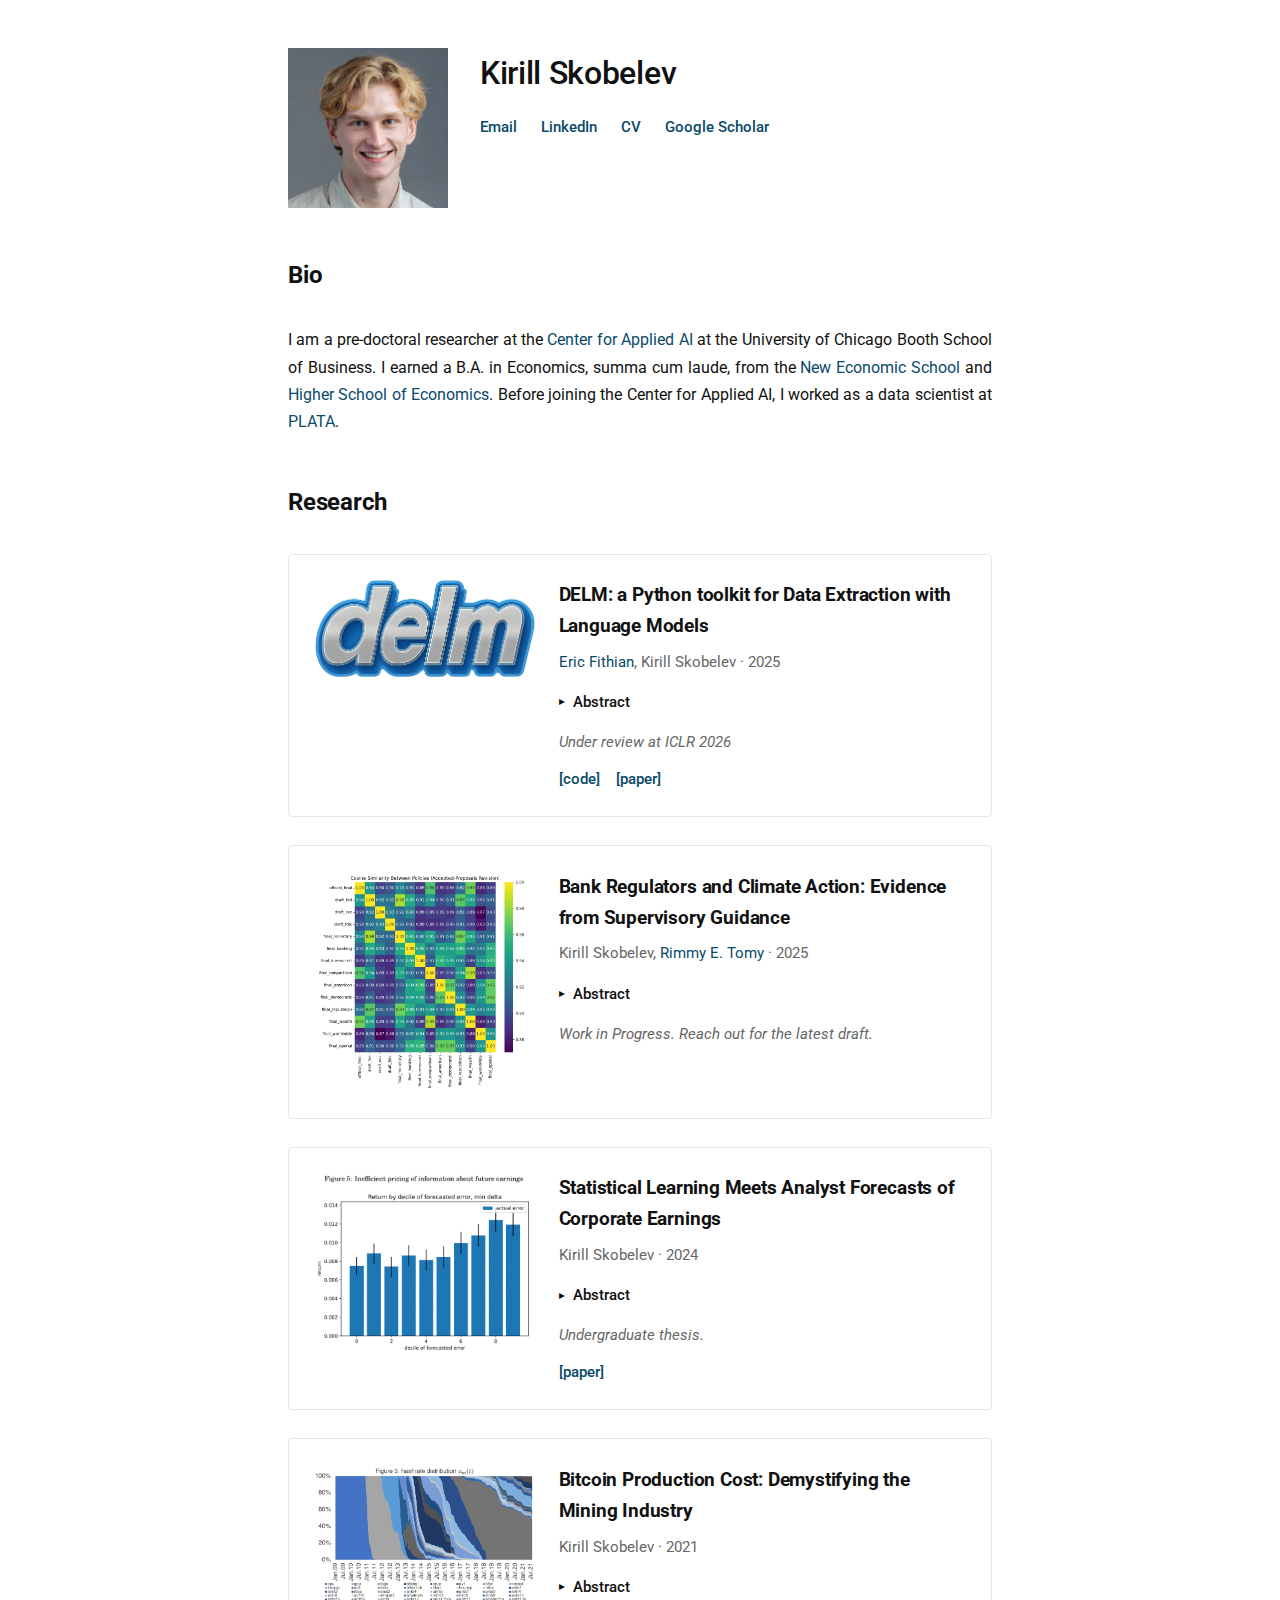
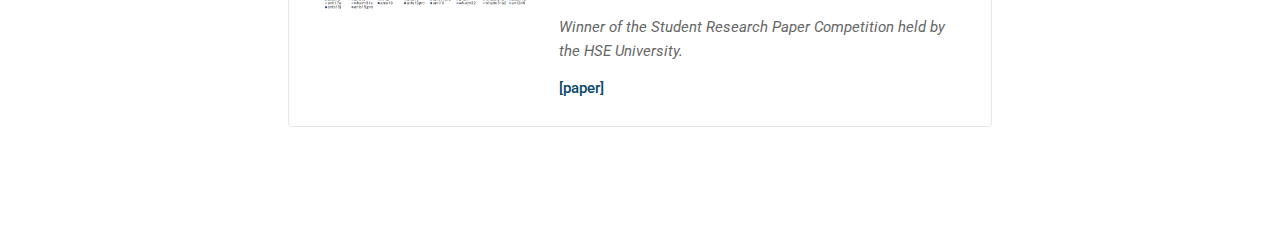
<file: index.html>
<html lang="en"><head><meta charset="utf-8"/><meta content="width=device-width, initial-scale=1" name="viewport"/><title>Kirill Skobelev</title><link href="https://fonts.googleapis.com" rel="preconnect"/><link crossorigin="" href="https://fonts.gstatic.com" rel="preconnect"/><link href="https://fonts.googleapis.com/css2?family=Roboto:wght@400;500;700&amp;display=swap" rel="stylesheet"/><link href="styles.css" rel="stylesheet"/></head><body><main class="content"><section class="intro-section"><div class="profile-header"><img alt="Portrait of Kirill Skobelev" class="profile-photo" src="assets/Kirill_Skobelev.jpg"/><div class="profile-text"><h1>Kirill Skobelev</h1><nav class="social-links"><a href="mailto:skobelev@uchicago.edu">Email</a><a href="https://www.linkedin.com/in/skobelevkirill/">LinkedIn</a><a download="" href="assets/Kirill Skobelev CV.pdf">CV</a><a href="https://scholar.google.com/citations?user=AvdGCIMAAAAJ&amp;hl=en&amp;oi=ao">Google Scholar</a></nav></div></div></section><section class="section" id="bio"><h2>Bio</h2><div class="bio-content"><p>I am a pre-doctoral researcher at the <a href="https://www.chicagobooth.edu/research/center-for-applied-artificial-intelligence/about">Center for Applied AI</a> at the University of Chicago Booth School of Business. I earned a B.A. in Economics, summa cum laude, from the <a href="https://www.nes.ru/official&amp;lang=en">New Economic School</a> and <a href="https://www.hse.ru/en/info/">Higher School of Economics</a>. Before joining the Center for Applied AI, I worked as a data scientist at <a href="https://www.linkedin.com/company/platacardmx">PLATA</a>.</p></div></section><section class="section" id="publications"><h2>Research</h2><article class="publication"><div class="pub-media"><img alt="Visualization for DELM: a Python toolkit for Data Extraction with Language Models" src="assets/publications/1_delm/delm_illustration.png"/></div><div class="pub-content"><h3>DELM: a Python toolkit for Data Extraction with Language Models</h3><p class="pub-meta"><a href="https://www.linkedin.com/in/ericbfithian">Eric Fithian</a>, Kirill Skobelev · 2025</p><details class="pub-abstract"><summary>Abstract</summary><div class="pub-abstract-body"><p>Large Language Models (LLMs) have become powerful tools for annotating unstructured data. However, most existing workflows rely on ad hoc scripts, making reproducibility, robustness, and systematic evaluation difficult. To address these challenges, we introduce DELM (Data Extraction with Language Models), an open-source Python toolkit designed for rapid experimental iteration of LLM-based data extraction pipelines and for quantifying the trade-offs between them. DELM minimizes boilerplate code and offers a modular framework with structured outputs, built-in validation, flexible data-loading and scoring strategies, and efficient batch processing. It also includes robust support for working with LLM APIs, featuring retry logic, result caching, detailed cost tracking, and comprehensive configuration management. We showcase DELM’s capabilities through two case studies: one featuring a novel prompt optimization algorithm, and another illustrating how DELM quantifies trade-offs between cost and coverage when selecting keywords to decide which paragraphs to pass to an LLM.
DELM is available at \href{https://github.com/Center-for-Applied-AI/delm}{\texttt{github.com/Center-for-Applied-AI/delm}}.</p></div></details><p class="pub-comments">Under review at ICLR 2026</p><div class="pub-links"><a class="pub-link" href="https://github.com/Center-for-Applied-AI/delm/tree/main">[code]</a><a class="pub-link" href="https://arxiv.org/abs/2509.20617">[paper]</a></div></div></article><article class="publication"><div class="pub-media"><img alt="Visualization for Bank Regulators and Climate Action: Evidence from Supervisory Guidance" src="assets/publications/2_climate/climate_illustration.png"/></div><div class="pub-content"><h3>Bank Regulators and Climate Action: Evidence from Supervisory Guidance</h3><p class="pub-meta">Kirill Skobelev, <a href="https://sites.google.com/chicagobooth.edu/rimmyetomy/home">Rimmy E. Tomy</a> · 2025</p><details class="pub-abstract"><summary>Abstract</summary><div class="pub-abstract-body"><p>U.S. bank regulators generally view their role as overseeing banks' exposure to climate-related risks rather than actively shaping climate policy. However, the boundary between risk oversight and policy advocacy is a gray area. We examine how U.S. bank regulators respond to climate advocacy pressures by analyzing  textual data on public comments and comparing revisions between the draft and final interagency guidance on climate risk management. Utilizing large language models (LLMs) to classify the public comments, we find that these comments are highly polarized, with individuals and climate advocacy groups supporting climate action by bank regulators, and banks and banking associations opposing it. We create textual alignment measures between comments and the draft and final interagency guidance, and find that highly climate-engaged comments are less likely to be reflected in the final guidance, suggesting regulators discounted pro-climate advocacy. Finally, we leverage LLMs to simulate various roles for the regulator and find that policy revisions most similar to actual outcomes emerged when operating under financial stability mandates and partisan political framings.</p></div></details><p class="pub-comments">Work in Progress. Reach out for the latest draft.</p></div></article><article class="publication"><div class="pub-media"><img alt="Visualization for Statistical Learning Meets Analyst Forecasts of Corporate Earnings" src="assets/publications/3_thesis/thesis_illustration.png"/></div><div class="pub-content"><h3>Statistical Learning Meets Analyst Forecasts of Corporate Earnings</h3><p class="pub-meta">Kirill Skobelev · 2024</p><details class="pub-abstract"><summary>Abstract</summary><div class="pub-abstract-body"><p>This paper explores the use and interpretation of ML methods in asset-pricing. First, I propose a robust market anomaly test based on analyst errors. I derive a link between excess returns and market's errors in earnings forecasts relative to a conditionally optimally estimator. I then contrast a Gradient Boosted Decision Tree algorithm to IBES consensus forecasts to show that companies for which analyst predictions exceeded ML forecasts earned lower out-of-sample returns and vice versa, which is consistent with the theoretical result. Further, I identify behavioral causes of analyst errors: I illustrate that analyst errors are associated with earnings growth in previous quarters (negatively), with book values (positively), and with capital expenditures (positively), thereby explaining some pricing anomalies. Second, I explore the application of ML for studying analyst behavior. I find that they submitted more Net Income forecasts for companies with intrinsically more predictable earnings as measured by R-Squared of ML forecasts after controlling for size and reporting history length.</p></div></details><p class="pub-comments">Undergraduate thesis.</p><div class="pub-links"><a class="pub-link" href="https://www.dropbox.com/scl/fi/8cd1icwhpw07397z5gf4m/Kirill-Skobelev-Statistical-Learning-Meets-Analyst-Forecasts-of-Corporate-Earnings-2024.pdf?rlkey=iv18gr5r624rembttnholp0i9&amp;e=1&amp;st=vzta4q1s&amp;dl=0">[paper]</a></div></div></article><article class="publication"><div class="pub-media"><img alt="Visualization for Bitcoin Production Cost: Demystifying the Mining Industry" src="assets/publications/4_bitcoin/bitcoin_illustration.png"/></div><div class="pub-content"><h3>Bitcoin Production Cost: Demystifying the Mining Industry</h3><p class="pub-meta">Kirill Skobelev · 2021</p><details class="pub-abstract"><summary>Abstract</summary><div class="pub-abstract-body"><p>This study examines the Bitcoin mining industry. It proposes a novel approach rooted in behavioral patterns for estimating the structure of the equipment utilized in the Bitcoin network. This study models industry’s capital expenditures, aggregate efficiency of mining hardware, and aggregate miner profitability. It finds that profits cluster in time and are relatively low compared to pure Bitcoin returns. This study considers two Bitcoin valuation methods proposed earlier in the literature: the marginal cost of production approach and 51-percent attack arbitrage. The study finds that the marginal cost hypothesis is invalid, while 51-percent attack arbitrage theory is well-grounded. This study introduces the hashrate adjustment hypothesis, which states that miners in aggregate adjust network hashrate to their revenues, which are primarily a function of the price of Bitcoin. The study presents evidence in its support.</p></div></details><p class="pub-comments">Winner of the Student Research Paper Competition held by the HSE University.</p><div class="pub-links"><a class="pub-link" href="https://papers.ssrn.com/sol3/papers.cfm?abstract_id=4005400#paper-citations-widget">[paper]</a></div></div></article></section></main></body></html>
</file>
<file: styles.css>
:root {
  --accent: #0a4a6a;
  --text: #111111;
  --text-light: #666666;
  --border: #e5e7eb;
}

* {
  box-sizing: border-box;
}

html {
  font-size: 12pt;
}

body {
  margin: 0;
  font-family: "Roboto", "Helvetica Neue", Arial, sans-serif;
  font-weight: 400;
  color: var(--text);
  background: #ffffff;
  line-height: 1.6;
}

a {
  color: var(--accent);
  text-decoration: none;
  transition: color 0.15s ease;
}

a:hover,
a:focus {
  text-decoration: underline;
}

a:visited {
  color: var(--accent);
}

.content {
  max-width: 48rem;
  margin: 0 auto;
  padding: 3rem 2rem 4rem;
}

.intro-section {
  margin-bottom: 3rem;
}

.profile-header {
  display: flex;
  gap: 2rem;
  align-items: flex-start;
}

.profile-photo {
  width: 160px;
  height: 160px;
  object-fit: cover;
  flex-shrink: 0;
}

.profile-text {
  flex: 1;
}

.profile-text h1 {
  margin: 0 0 1rem;
  font-size: 2rem;
  font-weight: 500;
  letter-spacing: -0.01em;
}

.social-links {
  display: flex;
  flex-wrap: wrap;
  gap: 1.5rem;
  font-weight: 500;
  font-size: 0.95rem;
}

.section {
  margin-bottom: 3rem;
}

.bio-content p {
  margin: 0 0 1rem;
  font-size: 1rem;
  line-height: 1.7;
  text-align: justify;
  text-justify: inter-word;
  hyphens: auto;
}

.section h2 {
  margin: 0 0 2rem;
  font-size: 1.5rem;
  font-weight: 700;
  letter-spacing: -0.01em;
}

.publication {
  display: grid;
  grid-template-columns: 220px 1fr;
  gap: 1.5rem;
  padding: 1.6rem;
  border: 1px solid var(--border);
  border-radius: 4px;
  background: #ffffff;
  margin-bottom: 1.75rem;
}

.pub-media img {
  width: 100%;
  border-radius: 4px;
}

.pub-content h3 {
  margin: 0 0 0.5rem;
  font-size: 1.2rem;
  font-weight: 700;
  color: var(--text);
  letter-spacing: -0.01em;
}

.pub-meta {
  margin: 0 0 0.75rem;
  font-size: 0.95rem;
  color: var(--text-light);
  font-weight: 400;
}

.pub-abstract {
  margin: 0.75rem 0;
}

.pub-abstract summary {
  cursor: pointer;
  font-weight: 500;
  color: var(--text);
  display: inline-flex;
  align-items: center;
  gap: 0.5rem;
  outline: none;
  padding: 0.25rem 0;
  font-size: 0.95rem;
}

.pub-abstract summary::-webkit-details-marker {
  display: none;
}

.pub-abstract summary::before {
  content: "\25B8";
  font-size: 0.75rem;
  transition: transform 0.2s ease;
  display: inline-block;
}

.pub-abstract[open] summary::before {
  transform: rotate(90deg);
}

.pub-abstract .pub-abstract-body {
  margin-top: 0.75rem;
  color: var(--text);
  line-height: 1.7;
  padding-left: 1.25rem;
}

.pub-abstract .pub-abstract-body p {
  margin: 0.5rem 0;
}

.pub-comments {
  margin: 0.75rem 0;
  font-style: italic;
  color: var(--text-light);
  font-size: 0.95rem;
}

.pub-links {
  display: flex;
  align-items: center;
  gap: 1rem;
  margin-top: 0.75rem;
}

.pub-link {
  font-weight: 500;
  color: var(--accent);
  font-size: 0.95rem;
}

.pub-link:hover,
.pub-link:focus {
  text-decoration: underline;
}

@media (max-width: 960px) {
  .publication {
    grid-template-columns: 1fr;
  }

  .pub-media img {
    max-width: 320px;
  }
}

@media (max-width: 768px) {
  .content {
    padding: 2.5rem 1.5rem 3rem;
  }

  .profile-header {
    flex-direction: column;
    align-items: center;
    text-align: center;
  }
}

@media (max-width: 480px) {
  html {
    font-size: 11pt;
  }

  .profile-photo {
    width: 140px;
    height: 140px;
  }

  .profile-text h1 {
    font-size: 1.75rem;
  }

  .social-links {
    gap: 1rem;
    font-size: 0.9rem;
  }
}
</file>
